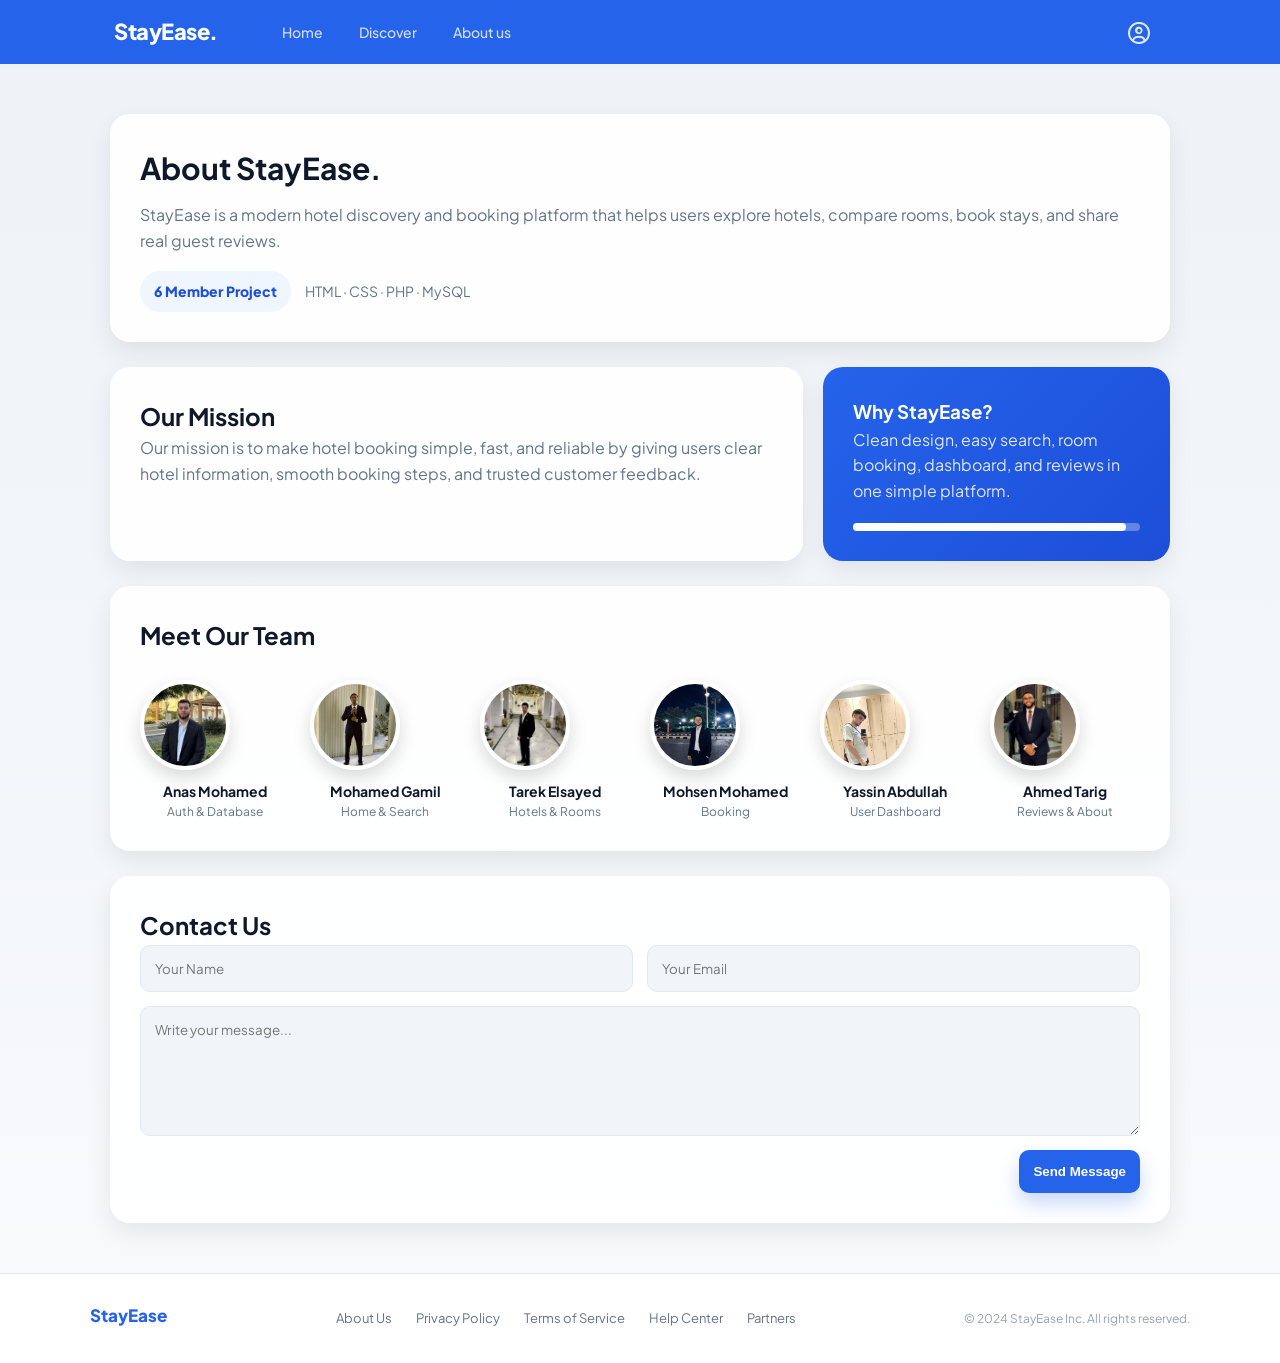
<file: about.html>
<!DOCTYPE html>
<html lang="en">

<head>
    <meta charset="UTF-8">
    <title>About StayEase</title>
    <!-- Font Awesome Icons -->
    <link rel="stylesheet" href="https://cdnjs.cloudflare.com/ajax/libs/font-awesome/6.5.0/css/all.min.css">
    
    <link rel="stylesheet" href="css/main.css">
    <link rel="stylesheet" href="css/about.css">
    <link href="https://fonts.googleapis.com/css2?family=Plus+Jakarta+Sans:wght@400;500;600;700;800&display=swap"
        rel="stylesheet">
</head>

<body>

    <nav class="navbar">
    <div class="container nav-inner">
      <a href="index.php" class="logo">StayEase<span>.</span></a>
      <div class="nav-links">
        <a href="index.php">Home</a>
        <a href="search-results.php">Discover</a>

        <a href="about.html" class="active">About us</a>
      </div>
      <div class="nav-auth">
        <a href="dashboard.php" class="profile-icon"><i class="fa-regular fa-circle-user"></i><span class="nav-user" id="navUser"></span></a>
      </div>
    </div>
  </nav>

    <main class="page">

        <div id="successMessage" class="success-message">
            Message sent successfully! We will contact you soon.
        </div>

        <section class="hotel-card">
            <div>
                <h1>About StayEase.</h1>
                <p>
                    StayEase is a modern hotel discovery and booking platform that helps users explore hotels,
                    compare rooms, book stays, and share real guest reviews.
                </p>

                <div class="rating-row">
                    <span class="rating-badge">6 Member Project</span>
                    <span>HTML · CSS · PHP · MySQL</span>
                </div>
            </div>

        </section>

        <section class="content-grid">
            <div class="main-review">
                <h2>Our Mission</h2>
                <p>
                    Our mission is to make hotel booking simple, fast, and reliable by giving users clear
                    hotel information, smooth booking steps, and trusted customer feedback.
                </p>
            </div>

            <aside class="recommend-card">
                <h3>Why StayEase?</h3>
                <p>
                    Clean design, easy search, room booking, dashboard, and reviews in one simple platform.
                </p>
                <div class="progress">
                    <div></div>
                </div>
            </aside>
        </section>

        <section class="form-card">
            <h2>Meet Our Team</h2>

            <div class="team-grid">

                <div class="team-card">
                    <img src="assets/images/member1.jpg">
                    <h3>Anas Mohamed</h3>
                    <p>Auth & Database</p>
                </div>

                <div class="team-card">
                    <img src="assets/images/member2.jpg">
                    <h3>Mohamed Gamil</h3>
                    <p>Home & Search</p>
                </div>

                <div class="team-card">
                    <img src="assets/images/member3.jpg">
                    <h3>Tarek Elsayed</h3>
                    <p>Hotels & Rooms</p>
                </div>

                <div class="team-card">
                    <img src="assets/images/member4.jpg">
                    <h3>Mohsen Mohamed</h3>
                    <p>Booking</p>
                </div>

                <div class="team-card">
                    <img src="assets/images/member5.jpg">
                    <h3>Yassin Abdullah</h3>
                    <p>User Dashboard</p>
                </div>

                <div class="team-card">
                    <img src="assets/images/member6.jpg">
                    <h3>Ahmed Tarig</h3>
                    <p>Reviews & About</p>
                </div>

            </div>
        </section>

        <section class="form-card">
            <h2>Contact Us</h2>

            <form action="php/about.php" method="POST">

                <div class="form-row">
                    <input type="text" name="name" placeholder="Your Name" required>
                    <input type="email" name="email" placeholder="Your Email" required>
                </div>

                <textarea name="message" placeholder="Write your message..." required></textarea>

                <button type="submit">Send Message</button>

            </form>
        </section>

    </main>

    <!-- FOOTER -->
    <footer class="footer">
        <div class="footer-inner">
        <div class="footer-logo">StayEase</div>
        <div class="footer-links">
            <a href="about.html">About Us</a>
            <a href="#">Privacy Policy</a>
            <a href="#">Terms of Service</a>
            <a href="#">Help Center</a>
            <a href="#">Partners</a>
        </div>
        <p class="footer-copy">© 2024 StayEase Inc. All rights reserved.</p>
        </div>
    </footer>

    <script>
        const params = new URLSearchParams(window.location.search);

        if (params.get("success") === "1") {
            document.getElementById("successMessage").style.display = "block";
        }
    </script>

<script>
  fetch("php/auth.php?action=session").then(r=>r.json()).then(d=>{if(d.user_name)document.getElementById("navUser").textContent=d.user_name;});
</script>
</body>

</html>
</file>
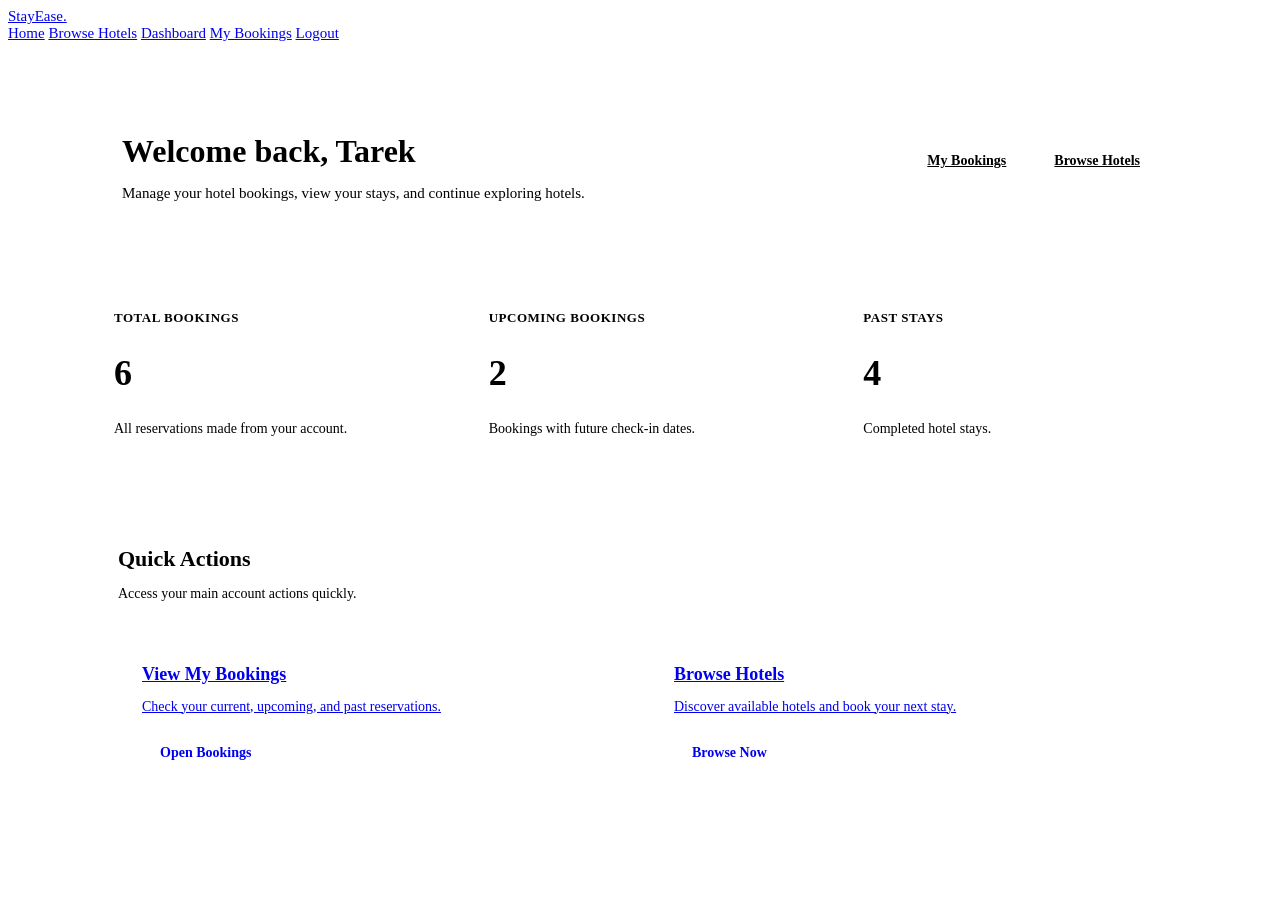
<file: dashboard.html>
<!DOCTYPE html>
<head lang="en">

  </head>
  <meta charset="UTF-8">
  <meta name="viewport" content="width=device-width, initial-scale=1.0">

  <title>Dashboard | StayEase.</title>

  <link href="https://fonts.googleapis.com/css2?family=Plus+Jakarta+Sans:wght@400;500;600;700;800&display=swap" rel="stylesheet">

  <link rel="stylesheet" href="css/dashboard.css">
</head>

<body>

  <!-- Navbar -->
  <nav class="navbar">
    <div class="navbar-inner">
      <a href="index.php" class="logo">StayEase.</a>

      <div class="nav-links">
        <a href="index.php">Home</a>
        <a href="search-results.php">Browse Hotels</a>
        <a href="dashboard.html" class="active">Dashboard</a>
        <a href="my-bookings.html">My Bookings</a>
        <a href="php/auth.php?action=logout">Logout</a>
      </div>
    </div>
  </nav>

  <!-- Main Page -->
  <main class="dashboard-page">

    <!-- Welcome Header -->
    <section class="dashboard-header">
      <div class="dashboard-title">
        <h1>Welcome back, <span>Tarek</span></h1>
        <p>Manage your hotel bookings, view your stays, and continue exploring hotels.</p>
      </div>

      <div class="dashboard-actions">
        <a href="my-bookings.html" class="btn btn-primary">My Bookings</a>
        <a href="search-results.php" class="btn btn-secondary">Browse Hotels</a>
      </div>
    </section>

    <!-- Stats Cards -->
    <section class="stats-grid">

      <div class="stat-card">
        <p class="stat-label">Total Bookings</p>
        <h2 class="stat-number">6</h2>
        <p class="stat-note">All reservations made from your account.</p>
      </div>

      <div class="stat-card">
        <p class="stat-label">Upcoming Bookings</p>
        <h2 class="stat-number">2</h2>
        <p class="stat-note">Bookings with future check-in dates.</p>
      </div>

      <div class="stat-card">
        <p class="stat-label">Past Stays</p>
        <h2 class="stat-number">4</h2>
        <p class="stat-note">Completed hotel stays.</p>
      </div>

    </section>

    <!-- Quick Links -->
    <section class="quick-links">
      <h2 class="section-title">Quick Actions</h2>
      <p class="section-subtitle">Access your main account actions quickly.</p>

      <div class="quick-links-grid">

        <a href="my-bookings.html" class="quick-link-card">
          <h3>View My Bookings</h3>
          <p>Check your current, upcoming, and past reservations.</p>
          <span class="btn btn-primary">Open Bookings</span>
        </a>

        <a href="search-results.php" class="quick-link-card">
          <h3>Browse Hotels</h3>
          <p>Discover available hotels and book your next stay.</p>
          <span class="btn btn-secondary">Browse Now</span>
        </a>

      </div>
    </section>

  </main>

</body>
</html>
</file>
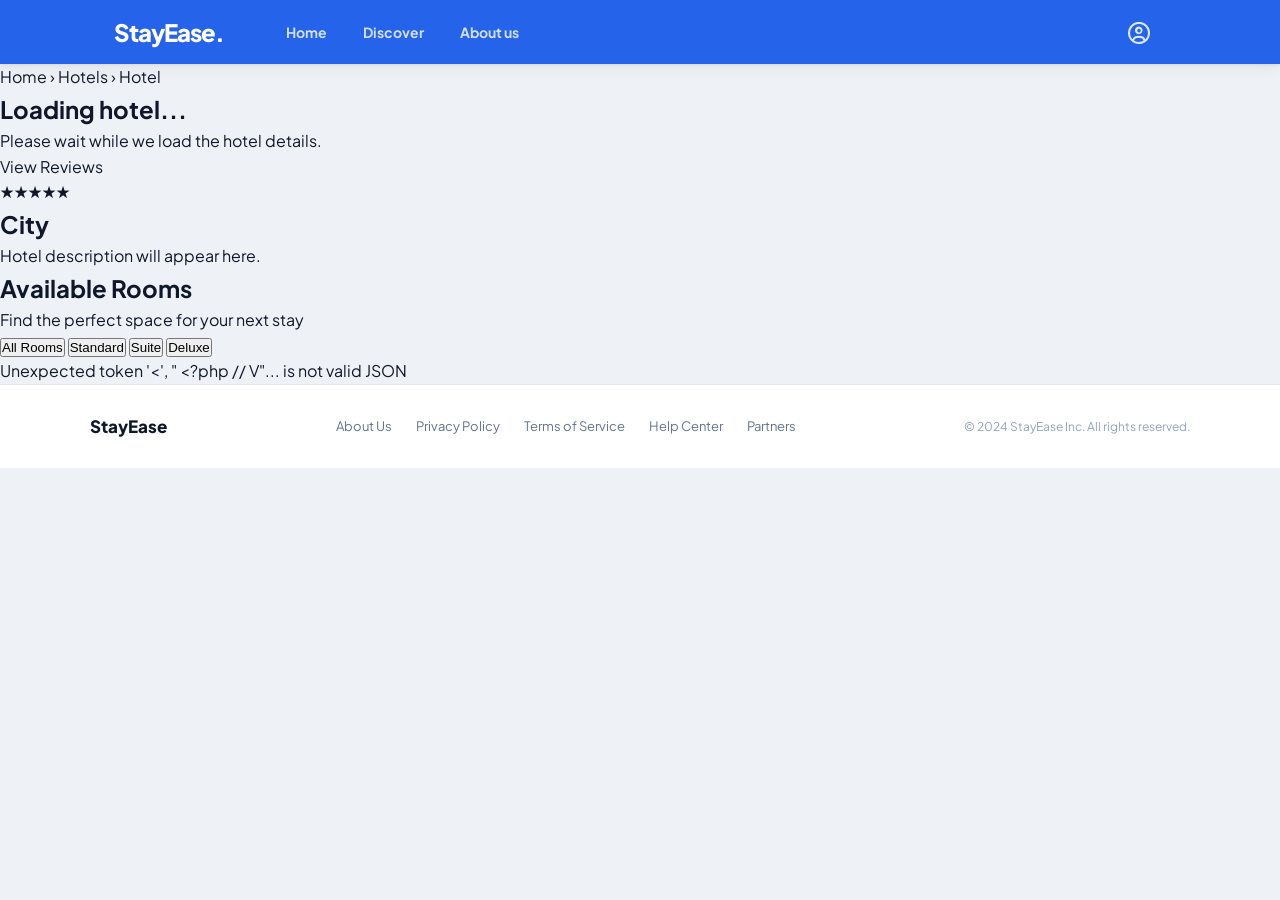
<file: hotel-detail.html>
<!DOCTYPE html>
<html lang="en">
<head>
  <meta charset="UTF-8" />
  <meta name="viewport" content="width=device-width, initial-scale=1.0" />
  <title>StayEase. | Hotel Rooms</title>
  <link href="https://fonts.googleapis.com/css2?family=Plus+Jakarta+Sans:wght@400;500;600;700;800&display=swap" rel="stylesheet"/>
  <link rel="stylesheet" href="https://cdnjs.cloudflare.com/ajax/libs/font-awesome/6.5.0/css/all.min.css">
  <link rel="stylesheet" href="css/main.css" />
  <link rel="stylesheet" href="css/hotels.css" />
</head>
<body>
  <nav class="navbar">
    <div class="container nav-inner">
      <a href="index.php" class="logo">StayEase<span>.</span></a>
      <div class="nav-links">
        <a href="index.php">Home</a>
        <a href="search-results.php">Discover</a>
        <a href="about.html">About us</a>
      </div>
      <div class="nav-auth">
        <a href="dashboard.php" class="profile-icon"><i class="fa-regular fa-circle-user"></i><span class="nav-user" id="navUser"></span></a>
      </div>
    </div>
  </nav>

  <main class="page">
    <section class="hotel-intro">
      <div>
        <p class="breadcrumb">Home › Hotels › <span id="hotelNameSmall">Hotel</span></p>
        <h2 id="hotelName">Loading hotel...</h2>
        <p id="hotelInfo">Please wait while we load the hotel details.</p>
      </div>
      <a class="soft-btn" id="reviewsLink" href="reviews_page.php">View Reviews</a>
    </section>

    <section class="hotel-cover" id="hotelCover">
      <div class="cover-text">
        <span id="hotelStars">★★★★★</span>
        <h2 id="hotelCity">City</h2>
        <p id="hotelDesc">Hotel description will appear here.</p>
      </div>
    </section>

    <section class="rooms-head">
      <div>
        <h2>Available Rooms</h2>
        <p>Find the perfect space for your next stay</p>
      </div>
      <div class="filters">
        <button class="filter active" data-type="all">All Rooms</button>
        <button class="filter" data-type="Standard">Standard</button>
        <button class="filter" data-type="Suite">Suite</button>
        <button class="filter" data-type="Deluxe">Deluxe</button>
      </div>
    </section>

    <section class="rooms-grid" id="roomsGrid">
      <p class="loading">Loading rooms...</p>
    </section>
  </main>

  <footer class="footer">
    <div class="footer-inner">
      <div class="footer-logo">StayEase</div>
      <div class="footer-links">
        <a href="about.html">About Us</a>
        <a href="#">Privacy Policy</a>
        <a href="#">Terms of Service</a>
        <a href="#">Help Center</a>
        <a href="#">Partners</a>
      </div>
      <p class="footer-copy">© 2024 StayEase Inc. All rights reserved.</p>
    </div>
  </footer>

  <script src="js/hotel-detail.js"></script>
</body>
</html>
</file>
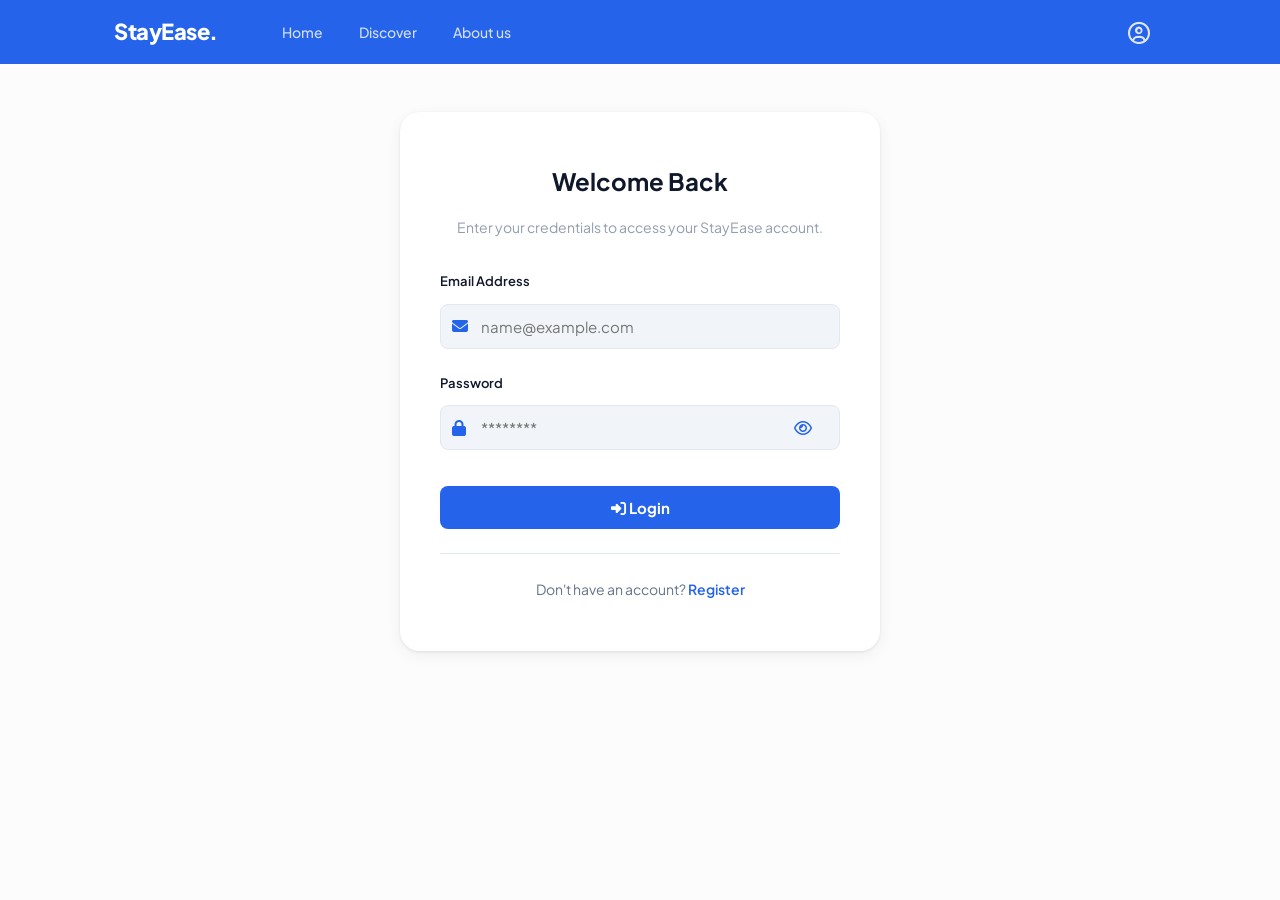
<file: login.html>
<!DOCTYPE html>
<html lang="en">

<head>
    <meta charset="UTF-8">
    <title>Login Page | StayEase</title>

    <!-- Font Awesome Icons -->
    <link rel="stylesheet" href="https://cdnjs.cloudflare.com/ajax/libs/font-awesome/6.5.0/css/all.min.css">
    <!-- Jakarta fonts-->
    <link href="https://fonts.googleapis.com/css2?family=Plus+Jakarta+Sans:wght@400;500;600;700;800&display=swap"
        rel="stylesheet" />
    <!-- Custom CSS -->
    <link rel="stylesheet" href="css/main.css">
    <link rel="stylesheet" href="css/auth.css">
</head>

<body>
    <nav class="navbar">
        <div class="container nav-inner">
            <a href="index.php" class="logo">StayEase<span>.</span></a>
            <div class="nav-links">
                <a href="index.php" class="active">Home</a>
                <a href="search-results.php">Discover</a>
                <a href="about.html">About us</a>
            </div>
            <div class="nav-auth">
                <a href="dashboard.php" class="profile-icon"><i class="fa-regular fa-circle-user"></i><span class="nav-user" id="navUser"></span></a>
            </div>
        </div>
    </nav>

    <div class="page-content">
        <div class="form-container">
            <h2>Welcome Back</h2>
            <p class="form-subtitle">Enter your credentials to access your StayEase account.</p>
            <form action="php/auth.php" method="post">

                <label>Email Address</label>
                <div class="input-group">
                    <i class="fa-solid fa-envelope"></i>
                    <input type="email" name="email" placeholder="name@example.com" required>
                </div>

                <p class="field-error" id="email-error"></p>

                <label>Password</label>
                <div class="input-group">
                    <i class="fa-solid fa-lock"></i>
                    <input type="password" id="password" name="password" placeholder="********" required>
                    <button type="button" class="toggle-password" data-target="password">
                        <i class="fa-regular fa-eye"></i>
                    </button>
                </div>

                <p class="field-error" id="password-error"></p>

                <div id="msg"></div>

                <button type="submit">
                    <i class="fa-solid fa-right-to-bracket"></i>
                    Login
                </button>

                <input type="hidden" name="action" value="login">

            </form>

            <div class="divider"></div>

            <div class="link">
                Don't have an account?
                <a href="register.html">Register</a>
            </div>
        </div>
    </div>
    
    <script src="js/login.js"></script>

</body>

</html>
</file>
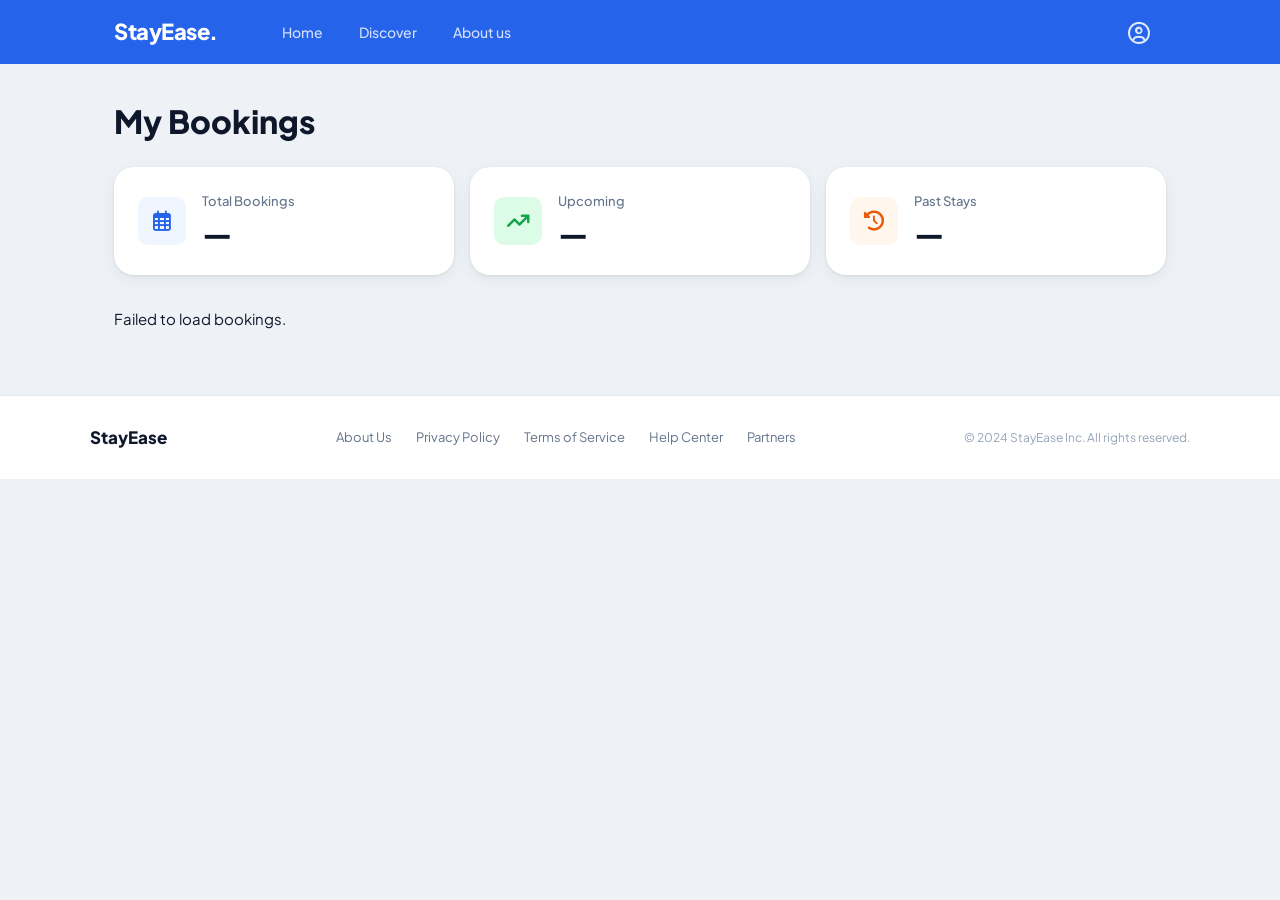
<file: my-bookings.html>
<!DOCTYPE html>
<html lang="en">
<head>
    <meta charset="UTF-8">
    <title>My Bookings | StayEase</title>
    <meta name="viewport" content="width=device-width, initial-scale=1.0">
    <link href="https://fonts.googleapis.com/css2?family=Plus+Jakarta+Sans:wght@400;500;600;700;800&display=swap" rel="stylesheet">
    <link rel="stylesheet" href="https://cdnjs.cloudflare.com/ajax/libs/font-awesome/6.5.0/css/all.min.css">
    <link rel="stylesheet" href="css/main.css">
    <link rel="stylesheet" href="css/dashboard.css">
</head>
<body>

    <nav class="navbar">
        <div class="container nav-inner">
            <a href="index.php" class="logo">StayEase<span>.</span></a>
            <div class="nav-links">
                <a href="index.php">Home</a>
                <a href="search-results.php">Discover</a>
                <a href="about.html">About us</a>
            </div>
            <div class="nav-auth">
                <a href="dashboard.php" class="profile-icon"><i class="fa-regular fa-circle-user"></i><span class="nav-user" id="navUser"></span></a>
            </div>
        </div>
    </nav>

    <main class="dashboard-page">

        <section class="bookings-header">
            <h1>My Bookings</h1>
            <div class="bookings-stats" id="bookingsStats">
                <div class="bstat-card">
                    <div class="bstat-icon blue"><i class="fa-regular fa-calendar-days"></i></div>
                    <div>
                        <p class="bstat-label">Total Bookings</p>
                        <strong id="statTotal">—</strong>
                    </div>
                </div>
                <div class="bstat-card">
                    <div class="bstat-icon green"><i class="fa-solid fa-arrow-trend-up"></i></div>
                    <div>
                        <p class="bstat-label">Upcoming</p>
                        <strong id="statUpcoming">—</strong>
                    </div>
                </div>
                <div class="bstat-card">
                    <div class="bstat-icon orange"><i class="fa-solid fa-clock-rotate-left"></i></div>
                    <div>
                        <p class="bstat-label">Past Stays</p>
                        <strong id="statPast">—</strong>
                    </div>
                </div>
            </div>
        </section>

        <div id="messageBox"></div>
        <div id="bookingsList"></div>

    </main>

    <footer class="footer">
        <div class="footer-inner">
            <div class="footer-logo">StayEase</div>
            <div class="footer-links">
                <a href="about.html">About Us</a>
                <a href="#">Privacy Policy</a>
                <a href="#">Terms of Service</a>
                <a href="#">Help Center</a>
                <a href="#">Partners</a>
            </div>
            <p class="footer-copy">© 2024 StayEase Inc. All rights reserved.</p>
        </div>
    </footer>

    <script src="js/my-bookings.js"></script>
</body>
</html>
</file>
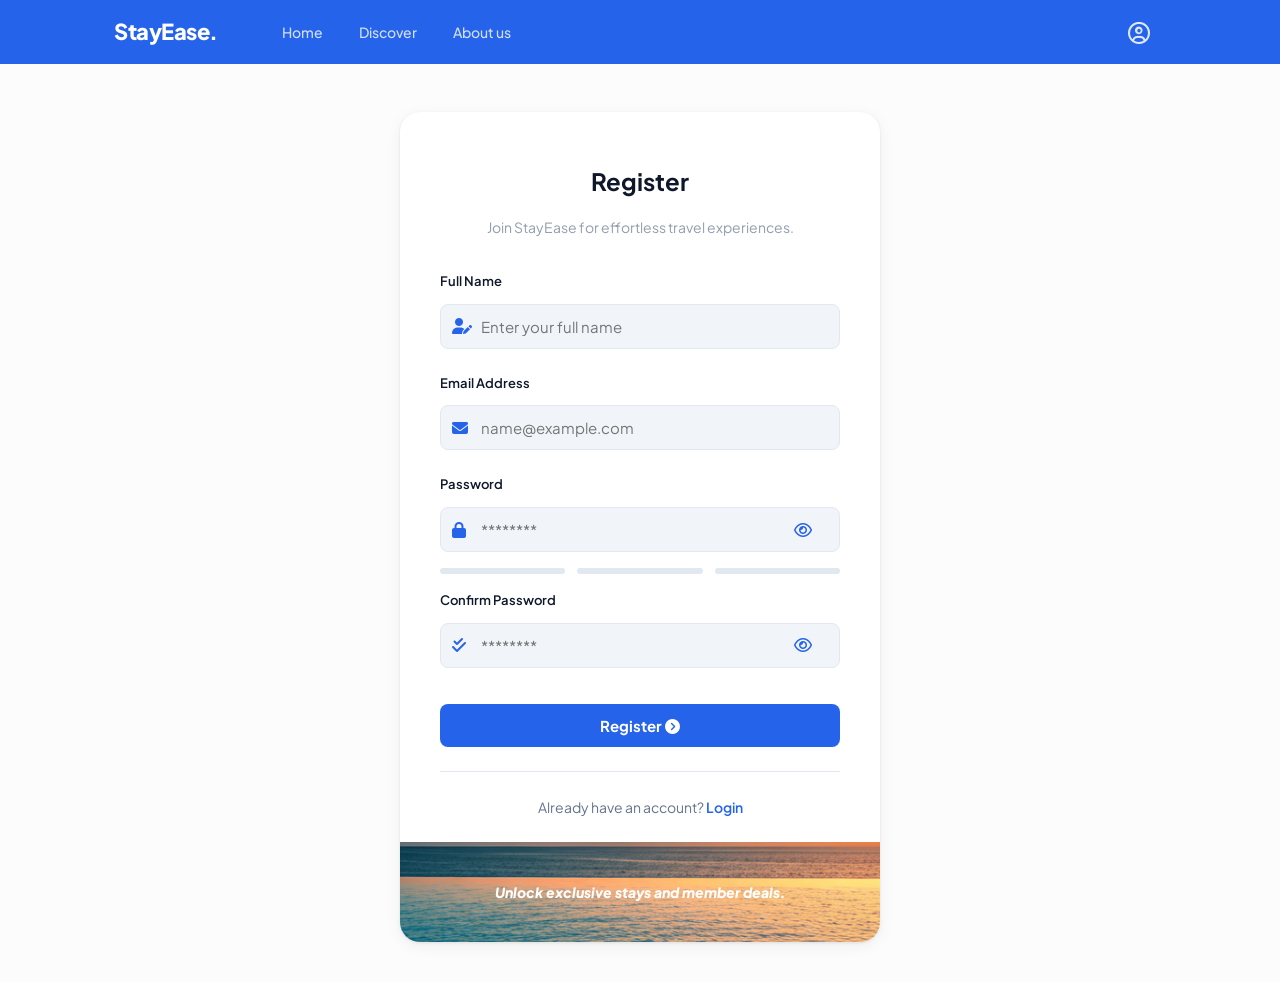
<file: register.html>
<!DOCTYPE html>
<html lang="en">

<head>
    <meta charset="UTF-8">
    <title>Register Page | StayEase</title>

    <!-- Font Awesome Icons -->
    <link rel="stylesheet" href="https://cdnjs.cloudflare.com/ajax/libs/font-awesome/6.5.0/css/all.min.css">
    <!-- Jakarta fonts-->
    <link href="https://fonts.googleapis.com/css2?family=Plus+Jakarta+Sans:wght@400;500;600;700;800&display=swap"
        rel="stylesheet" />
    <!-- Custom CSS -->
    <link rel="stylesheet" href="css/main.css">
    <link rel="stylesheet" href="css/auth.css">
</head>

<body>
    <nav class="navbar">
        <div class="container nav-inner">
            <a href="index.php" class="logo">StayEase<span>.</span></a>
            <div class="nav-links">
                <a href="index.php" class="active">Home</a>
                <a href="search-results.php">Discover</a>
                <a href="about.html">About us</a>
            </div>
            <div class="nav-auth">
                <a href="dashboard.php" class="profile-icon"><i class="fa-regular fa-circle-user"></i><span class="nav-user" id="navUser"></span></a>
            </div>
        </div>
    </nav>

    <div class="page-content">
        <div class="form-container">
            <h2>Register</h2>
            <p class="form-subtitle">Join StayEase for effortless travel experiences.</p>
            <form action="php/auth.php" method="post">
                <label>Full Name</label>
                <div class="input-group">
                    <i class="fa-solid fa-user-pen"></i>
                    <input type="text" name="name" placeholder="Enter your full name" required>
                </div>

                <p class="field-error" id="name-error"></p>

                <label>Email Address</label>
                <div class="input-group">
                    <i class="fa-solid fa-envelope"></i>
                    <input type="email" name="email" placeholder="name@example.com" required>
                </div>

                <p class="field-error" id="email-error"></p>

                <label>Password</label>
                <div class="input-group">
                    <i class="fa-solid fa-lock"></i>
                    <input type="password" id="password" name="password" placeholder="********" required>
                    <button type="button" class="toggle-password" data-target="password">
                        <i class="fa-regular fa-eye"></i>
                    </button>
                </div>

                <div class="strength-bar">
                    <div class="strength-segment" id="seg1"></div>
                    <div class="strength-segment" id="seg2"></div>
                    <div class="strength-segment" id="seg3"></div>
                </div>
                <p id="strength-label"></p>

                <label>Confirm Password</label>
                <div class="input-group">
                    <i class="fa-solid fa-check-double"></i>
                    <input type="password" id="confirm-password" name="confirm_password" placeholder="********"
                        required>
                    <button type="button" class="toggle-password" data-target="confirm-password">
                        <i class="fa-regular fa-eye"></i>
                    </button>
                </div>

                <p class="field-error" id="confirm-error"></p>

                <div id="msg"></div>

                <button type="submit">
                    Register
                    <span><i class="fa-solid fa-circle-chevron-right"></i></span>
                </button>

                <input type="hidden" name="action" value="register">

            </form>

            <div class="divider"></div>

            <div class="link">
                Already have an account?
                <a href="login.html">Login</a>
            </div>

            <div class="form-banner">
                <span>Unlock exclusive stays and member deals.</span>
            </div>
        </div>
    </div>
    
    <script src="js/register.js"></script>

</body>

</html>
</file>
<file: css/main.css>
/* 2.4 CSS Variables — Mandatory for the whole team [cite: 20, 21] */
:root {
  --primary:      #2563EB;
  --primary-dark: #1D4ED8;
  --primary-light:#EFF6FF;
  --bg:           #EEF2F7;
  --white:        #FFFFFF;
  --gray-input:   #F1F5F9;
  --gray-border:  #E2E8F0;
  --text:         #0F172A;
  --muted:        #64748B;
  --success:      #16A34A;
  --danger:       #DC2626;
  --radius-sm:    8px;
  --radius-md:    10px; /* Plan specifies 10px for buttons/inputs [cite: 19] */
  --radius-lg:    20px; /* Plan specifies 20px for cards [cite: 19] */
  --shadow: 0 1px 3px rgba(0,0,0,.08), 0 4px 16px rgba(0,0,0,.06);
}

* { box-sizing: border-box; margin: 0; padding: 0; }

body {
  font-family: 'Plus Jakarta Sans', sans-serif; /* Mandatory font [cite: 16] */
  background: var(--bg);
  color: var(--text);
  line-height: 1.6;
}

a { text-decoration: none; color: inherit; }
img { display: block; max-width: 100%; }
 
/* ── 2. Layout Container ── */
/* Every section wraps its content in .container to enforce the 1100px max-width */
.container {
  max-width: 1100px;
  margin: 0 auto;
  padding: 0 24px;
}
 
/* ── 3. Navbar ── */
.navbar {
  background: var(--primary);   /* solid blue bar matching the about page */
  position: sticky;
  top: 0;
  z-index: 100;
}
 
.nav-inner {
  display: flex;
  align-items: center;
  height: 64px;
  gap: 48px;
}
 
/* Logo */
.logo {
  font-size: 22px;
  font-weight: 800;
  color: var(--white);
  letter-spacing: -0.5px;
  flex-shrink: 0;
}
 
.logo span { color: var(--white); }
 
/* Center nav links */
.nav-links {
  display: flex;
  align-items: center;
  gap: 4px;
  flex: 1;
}
 
.nav-links a {
  font-size: 14px;
  font-weight: 500;
  color: rgba(255,255,255,0.8);
  padding: 8px 16px;
  border-radius: var(--radius-sm);
  transition: all 0.2s ease;
}
 
.nav-links a:hover {
  color: var(--white);
  background: rgba(255,255,255,0.12);
}
 
/* Right side auth buttons */
.nav-auth {
  display: flex;
  align-items: center;
  gap: 8px;
  margin-left: auto;
}
 
.nav-auth a {
  font-size: 14px;
  font-weight: 500;
  color: rgba(255,255,255,0.85);
  padding: 8px 16px;
  border-radius: var(--radius-sm);
  transition: all 0.2s ease;
}
 
.nav-auth a:hover { color: var(--white); }

.nav-auth a.profile-icon {
  font-size: 22px;
  line-height: 1;
}
 
.btn-login {
  border: 1.5px solid rgba(255,255,255,0.6) !important;
  border-radius: 100px !important;
  font-weight: 600 !important;
}
 
.btn-login:hover {
  background: var(--white) !important;
  color: var(--primary) !important;
  border-color: var(--white) !important;
}
 
/* ── 4. Hero Section ── */
.hero {
  /* background-image set inline in HTML so teams can swap the image easily */
  background: var(--primary) no-repeat center center / cover;
  min-height: 480px;
  display: flex;
  flex-direction: column;
  justify-content: center;
  align-items: center;
  text-align: center;
  position: relative;
  padding: 64px 24px 80px;
}
 
/* Dark overlay so white text is always readable over any background image */
.hero::before {
  content: '';
  position: absolute;
  inset: 0;
  background: rgba(0, 0, 0, 0.38);
}
 
/* All direct children of hero need z-index to sit above the overlay */
.hero > * { position: relative; z-index: 1; }
 
.hero h1 {
  font-size: 52px;
  font-weight: 800;
  color: var(--white);
  letter-spacing: -1.5px;
  line-height: 1.1;
  margin-bottom: 16px;
}
 
.hero p {
  font-size: 17px;
  color: rgba(255,255,255,0.85);
  margin-bottom: 40px;
}
 
/* ── 5. Search Bar ── */
/* The search bar sits inside the hero and sends a GET request to php/search.php */
.search-box {
  background: var(--white);
  border-radius: 100px;         /* full pill shape */
  padding: 8px;
  display: flex;
  align-items: center;
  width: 100%;
  max-width: 800px;
  box-shadow: 0 8px 32px rgba(0,0,0,0.2);
  gap: 0;
}
 
/* Each input group (icon + label + input) */
.search-field {
  display: flex;
  align-items: center;
  gap: 10px;
  padding: 8px 20px;
  flex: 1;
  border-right: 1px solid var(--gray-border);
  min-width: 0;                 /* prevents flex overflow */
}
 
.search-field:last-of-type { border-right: none; }
 
.search-field i {
  font-size: 16px;
  color: var(--primary);
  flex-shrink: 0;
}
 
.search-field-text {
  display: flex;
  flex-direction: column;  /* label stacks ABOVE input */
  gap: 2px;
  min-width: 0;
}
 
.search-field-text label {
  font-size: 10px;
  font-weight: 700;
  color: var(--muted);
  text-transform: uppercase;
  letter-spacing: 0.07em;
  white-space: nowrap;
}
 
.search-field-text input {
  border: none;
  outline: none;
  font-family: inherit;
  font-size: 14px;
  font-weight: 500;
  color: var(--text);
  background: transparent;
  padding: 0;
  width: 100%;
  text-align: center;
}
 
.search-field-text input::placeholder {
  color: #94A3B8;
  font-weight: 400;
}

/* Search submit button — pill shape inside the pill bar */
.search-btn {
  background: var(--primary);
  color: var(--white);
  border: none;
  border-radius: 100px;
  padding: 14px 28px;
  font-family: inherit;
  font-size: 14px;
  font-weight: 700;
  cursor: pointer;
  display: flex;
  align-items: center;
  gap: 8px;
  white-space: nowrap;
  transition: all 0.2s ease;
  flex-shrink: 0;
}
 
.search-btn:hover { background: var(--primary-dark); }
 
/* ── 6. Section Base ── */
.section {
  padding: 72px 24px;
}
 
.section-header {
  display: flex;
  align-items: flex-start;
  justify-content: space-between;
  margin-bottom: 8px;
}
 
.section-header h2 {
  font-size: 28px;
  font-weight: 800;
  letter-spacing: -0.5px;
}
 
.section-header a {
  font-size: 14px;
  font-weight: 600;
  color: var(--primary);
  margin-top: 6px;
  transition: all 0.2s ease;
}
 
.section-header a:hover { opacity: 0.75; }
 
.section-sub {
  font-size: 14px;
  color: var(--muted);
  margin-bottom: 32px;
}
 
/* ── 7. Hotel / Destination Cards ── */
.hotels-grid {
  display: grid;
  grid-template-columns: repeat(auto-fill, minmax(240px, 1fr));
  gap: 24px;
}
 
.hotel-card {
  background: var(--white);
  border-radius: var(--radius-lg);   /* 20px — rule from design system */
  overflow: hidden;
  box-shadow: var(--shadow);
  transition: all 0.2s ease;
  display: flex;
  flex-direction: column;
}
 
.hotel-card:hover {
  transform: translateY(-5px);
  box-shadow: 0 8px 28px rgba(0,0,0,.12);
}
 
.hotel-card-img {
  position: relative;
  height: 200px;
  overflow: hidden;
}
 
.hotel-card-img img {
  width: 100%;
  height: 100%;
  object-fit: cover;
  transition: all 0.2s ease;
}
 
.hotel-card:hover .hotel-card-img img { transform: scale(1.05); }
 
/* Badge overlaid on the image (e.g. "Bestseller", "Trending") */
.card-badge {
  position: absolute;
  top: 12px;
  left: 12px;
  background: rgba(255,255,255,0.95);
  color: var(--text);
  font-size: 10px;
  font-weight: 700;
  text-transform: uppercase;
  letter-spacing: 0.06em;
  padding: 4px 10px;
  border-radius: 100px;           /* pill badge */
}
 
.hotel-card-body {
  padding: 16px 20px;
  flex: 1;
}
 
.hotel-card-body h3 {
  font-size: 16px;
  font-weight: 700;
  margin-bottom: 4px;
}
 
.hotel-card-body .city {
  font-size: 13px;
  color: var(--muted);
  margin-bottom: 8px;
}
 
/* Star rating row */
.hotel-stars {
  font-size: 13px;
  color: #F59E0B;
  letter-spacing: 1px;
  margin-bottom: 4px;
}
 
.hotel-card-footer {
  display: flex;
  align-items: center;
  justify-content: space-between;
  padding: 14px 20px;
  border-top: 1px solid var(--gray-border);
}
 
.hotel-price small { font-size: 12px; color: var(--muted); display: block; }
.hotel-price strong { font-size: 17px; font-weight: 700; }
 
/* "View Hotel" link button on card */
.btn-card {
  font-size: 13px;
  font-weight: 600;
  color: var(--primary);
  padding: 8px 16px;
  border: 1.5px solid var(--primary);
  border-radius: var(--radius-sm);
  transition: all 0.2s ease;
}
 
.btn-card:hover {
  background: var(--primary);
  color: var(--white);
}
 
/* ── 8. Why Choose Section ── */
.why-section {
  background: #F8FAFC;
  padding: 80px 24px;
  text-align: center;
}
 
.why-section h2 {
  font-size: 30px;
  font-weight: 800;
  letter-spacing: -0.5px;
  margin-bottom: 8px;
}
 
.why-section .why-sub {
  font-size: 15px;
  color: var(--muted);
  margin-bottom: 48px;
}
 
.features-grid {
  display: grid;
  grid-template-columns: repeat(3, 1fr);
  gap: 24px;
}
 
.feature-card {
  background: var(--white);
  border-radius: var(--radius-lg);
  padding: 40px 28px;
  border: 1px solid var(--gray-border);
  transition: all 0.2s ease;
}
 
.feature-card:hover { box-shadow: var(--shadow); }
 
.feature-icon {
  width: 56px;
  height: 56px;
  background: var(--primary-light);
  border-radius: 50%;
  display: flex;
  align-items: center;
  justify-content: center;
  margin: 0 auto 20px;
  font-size: 22px;
  color: var(--primary);
}
 
.feature-card h3 { font-size: 17px; font-weight: 700; margin-bottom: 12px; }
.feature-card p  { font-size: 14px; color: var(--muted); line-height: 1.7; }
 
/* ── 9. CTA Banner ── */
.cta-section { padding: 40px 24px; }
 
.cta-banner {
  background: var(--primary);
  border-radius: var(--radius-lg);
  padding: 56px 64px;
  display: flex;
  align-items: center;
  justify-content: space-between;
  gap: 40px;
  flex-wrap: wrap;
}
 
.cta-text h2 {
  font-size: 34px;
  font-weight: 800;
  color: var(--white);
  letter-spacing: -1px;
  line-height: 1.15;
  max-width: 380px;
  margin-bottom: 12px;
}
 
.cta-text p {
  font-size: 14px;
  color: rgba(255,255,255,0.75);
  max-width: 340px;
  line-height: 1.7;
}
 
.cta-form { display: flex; gap: 10px; flex-wrap: wrap; }
 
.cta-form input {
  padding: 14px 20px;
  border-radius: var(--radius-sm);
  border: none;
  font-family: inherit;
  font-size: 14px;
  width: 260px;
  outline: none;
  color: var(--text);
}
 
.cta-form input::placeholder { color: #94A3B8; }
 
.cta-form button {
  background: var(--white);
  color: var(--primary);
  padding: 14px 24px;
  border: none;
  border-radius: var(--radius-sm);
  font-family: inherit;
  font-size: 14px;
  font-weight: 700;
  cursor: pointer;
  transition: all 0.2s ease;
}
 
.cta-form button:hover { background: var(--primary-light); }
 
/* ── 10. Footer ── */
.footer {
  background: var(--white);
  border-top: 1px solid var(--gray-border);
  padding: 28px 24px;
}
 
.footer-inner {
  max-width: 1100px;
  margin: 0 auto;
  display: flex;
  align-items: center;
  justify-content: space-between;
  flex-wrap: wrap;
  gap: 16px;
}
 
.footer-logo { font-size: 17px; font-weight: 800; color: var(--text); }
 
.footer-links { display: flex; gap: 24px; flex-wrap: wrap; }
.footer-links a { font-size: 13px; color: var(--muted); transition: all 0.2s ease; }
.footer-links a:hover { color: var(--text); }
 
.footer-copy { font-size: 12px; color: #94A3B8; }
 
/* ── 11. Search Results Page ── */
.results-page { padding: 40px 24px; }
 
.results-header {
  margin-bottom: 32px;
  display: flex;
  align-items: flex-start;
  justify-content: space-between;
  flex-wrap: wrap;
  gap: 16px;
}
 
.results-header h1 { font-size: 26px; font-weight: 800; letter-spacing: -0.5px; }
.results-header p  { font-size: 14px; color: var(--muted); margin-top: 4px; }
 
/* Sort dropdown */
.sort-bar {
  display: flex;
  align-items: center;
  gap: 10px;
  font-size: 14px;
  color: var(--muted);
}
 
.sort-bar select {
  padding: 10px 16px;
  border: 1.5px solid var(--gray-border);
  border-radius: var(--radius-sm);
  font-family: inherit;
  font-size: 14px;
  background: var(--white);
  color: var(--text);
  outline: none;
  cursor: pointer;
  transition: all 0.2s ease;
  appearance: none;
  -webkit-appearance: none;
  background-image: url("data:image/svg+xml,%3Csvg xmlns='http://www.w3.org/2000/svg' width='12' height='12' viewBox='0 0 24 24'%3E%3Cpath fill='%2364748B' d='M7 10l5 5 5-5z'/%3E%3C/svg%3E");
  background-repeat: no-repeat;
  background-position: right 12px center;
  padding-right: 36px;
}
 
.sort-bar select:focus { border-color: var(--primary); }
 
/* Two-column layout: filters sidebar + results */
.results-layout {
  display: grid;
  grid-template-columns: 260px 1fr;
  gap: 32px;
  align-items: start;
}
 
/* ── Filters Sidebar ── */
.filters-panel {
  background: var(--white);
  border-radius: var(--radius-lg);
  padding: 24px;
  box-shadow: var(--shadow);
  position: sticky;
  top: 88px;               /* sticks below the navbar */
}
 
.filters-panel h3 {
  font-size: 15px;
  font-weight: 700;
  margin-bottom: 4px;
}
 
.filters-top {
  display: flex;
  justify-content: space-between;
  align-items: center;
  margin-bottom: 24px;
}
 
.clear-btn {
  font-size: 13px;
  font-weight: 600;
  color: var(--primary);
  cursor: pointer;
  transition: all 0.2s ease;
}
 
.filter-group { margin-bottom: 24px; }
 
.filter-group label.group-label {
  font-size: 12px;
  font-weight: 700;
  color: var(--text);
  text-transform: uppercase;
  letter-spacing: 0.06em;
  display: block;
  margin-bottom: 14px;
}
 
/* Price range slider */
.price-range input[type="range"] {
  width: 100%;
  accent-color: var(--primary);
  cursor: pointer;
}
 
.price-labels {
  display: flex;
  justify-content: space-between;
  font-size: 13px;
  color: var(--muted);
  margin-top: 8px;
}
 
/* Checkboxes */
.checkbox-item {
  display: flex;
  align-items: center;
  gap: 10px;
  margin-bottom: 12px;
  font-size: 14px;
  cursor: pointer;
}
 
.checkbox-item input[type="checkbox"] {
  width: 18px;
  height: 18px;
  accent-color: var(--primary);
  cursor: pointer;
  border-radius: 4px;
}
 
/* ── Hotel Result Cards (horizontal layout for results page) ── */
.result-card {
  background: var(--white);
  border-radius: var(--radius-lg);
  box-shadow: var(--shadow);
  display: flex;
  overflow: hidden;
  margin-bottom: 20px;
  transition: all 0.2s ease;
}
 
.result-card:hover {
  transform: translateY(-3px);
  box-shadow: 0 8px 28px rgba(0,0,0,.12);
}
 
.result-card-img {
  width: 240px;
  flex-shrink: 0;
  position: relative;
  overflow: hidden;
}
 
.result-card-img img {
  width: 100%;
  height: 100%;
  object-fit: cover;
  transition: all 0.2s ease;
}
 
.result-card:hover .result-card-img img { transform: scale(1.04); }
 
/* Heart / wishlist button */
.wishlist-btn {
  position: absolute;
  top: 12px;
  left: 12px;
  width: 34px;
  height: 34px;
  background: var(--white);
  border-radius: 50%;
  display: flex;
  align-items: center;
  justify-content: center;
  font-size: 15px;
  color: var(--muted);
  cursor: pointer;
  transition: all 0.2s ease;
  border: none;
  box-shadow: 0 1px 4px rgba(0,0,0,.1);
}
 
.wishlist-btn:hover { color: var(--danger); transform: scale(1.1); }
 
.result-card-body {
  padding: 20px 24px;
  flex: 1;
  display: flex;
  flex-direction: column;
}
 
.result-card-top {
  display: flex;
  justify-content: space-between;
  align-items: flex-start;
  margin-bottom: 8px;
}
 
.result-card-top h3 { font-size: 18px; font-weight: 700; }
 
/* Score badge e.g. "9.2 SUPERB" */
.score-badge {
  color: var(--primary);
  font-size: 12px;
  font-weight: 700;
  padding: 6px 10px;
  border-radius: var(--radius-sm);
  white-space: nowrap;
  text-align: center;
  flex-shrink: 0;
}
 
.score-badge span {
  font-size: 15px;
  font-weight: 800;
  display: block;
}
 
.result-location {
  font-size: 13px;
  color: var(--muted);
  margin-bottom: 4px;
}
 
.result-reviews { font-size: 12px; color: var(--muted); margin-bottom: 12px; }
 
.result-desc {
  font-size: 14px;
  color: var(--muted);
  line-height: 1.6;
  margin-bottom: 16px;
  display: -webkit-box;
  -webkit-line-clamp: 2;
  -webkit-box-orient: vertical;
  overflow: hidden;
}
 
/* Feature tags e.g. "Free Cancellation", "WiFi Included" */
.result-tags { display: flex; gap: 8px; flex-wrap: wrap; margin-bottom: 16px; }
 
.tag {
  font-size: 11px;
  font-weight: 700;
  padding: 5px 12px;
  border-radius: 100px;
  background: var(--primary-light);
  color: var(--primary);
  text-transform: uppercase;
  letter-spacing: 0.04em;
}
 
.result-card-bottom {
  margin-top: auto;
  display: flex;
  align-items: center;
  justify-content: space-between;
}
 
.result-price small { font-size: 12px; color: var(--muted); display: block; }
.result-price strong { font-size: 22px; font-weight: 800; color: var(--primary); }
.result-price span { font-size: 13px; color: var(--muted); }
 
.btn-view {
  background: var(--primary);
  color: var(--white);
  padding: 12px 24px;
  border-radius: var(--radius-sm);
  font-size: 14px;
  font-weight: 700;
  transition: all 0.2s ease;
  display: inline-block;
}
 
.btn-view:hover { background: var(--primary-dark); }
 
/* "Show more" button */
.show-more-wrap { text-align: center; margin-top: 32px; }
 
.btn-show-more {
  padding: 14px 32px;
  background: var(--white);
  color: var(--text);
  border: 1.5px solid var(--gray-border);
  border-radius: 100px;
  font-family: inherit;
  font-size: 14px;
  font-weight: 600;
  cursor: pointer;
  display: inline-flex;
  align-items: center;
  gap: 8px;
  transition: all 0.2s ease;
}
 
.btn-show-more:hover { border-color: var(--primary); color: var(--primary); }
 
/* ── 12. Empty State (no search results) ── */
.empty-state {
  text-align: center;
  padding: 64px 24px;
  grid-column: 1 / -1;
}
 
.empty-state i { font-size: 48px; color: var(--muted); margin-bottom: 16px; }
.empty-state h3 { font-size: 20px; font-weight: 700; margin-bottom: 8px; }
.empty-state p  { font-size: 14px; color: var(--muted); }
 
/* ── 13. Validation Error Message (JS form feedback) ── */
.form-error {
  background: #FEF2F2;
  color: var(--danger);
  font-size: 13px;
  font-weight: 600;
  padding: 10px 20px;
  border-radius: var(--radius-sm);
  margin-top: 12px;
  display: none;          /* shown by JS when validation fails */
}
 
.form-error.visible { display: block; }
 

.pagination {
  display: flex;
  justify-content: flex-end;
  align-items: center;
  gap: 8px;
  margin-top: 32px;
  padding-bottom: 48px;
}

.pagination a,
.pagination span:not(.pagination-disabled) {
  display: inline-flex;
  align-items: center;
  justify-content: center;
  height: 40px;
  border-radius: var(--radius-sm);
  font-size: 14px;
  font-weight: 600;
  border: 1.5px solid var(--gray-border);
  background: var(--white);
  color: var(--text);
  transition: all 0.2s ease;
  text-decoration: none;
}

.pagination a {
  width: 40px;
}

.pagination span:not(.pagination-disabled) {
  padding: 0 16px;
  background: var(--primary);
  color: var(--white);
  border-color: var(--primary);
  cursor: default;
}

.pagination a:hover {
  background: var(--primary);
  color: var(--white);
  border-color: var(--primary);
}

.pagination-disabled {
  width: 40px;
  height: 40px;
  display: inline-flex;
  align-items: center;
  justify-content: center;
  border-radius: var(--radius-sm);
  border: 1.5px solid var(--gray-border);
  background: var(--white);
  color: var(--text);
  font-size: 14px;
  font-weight: 600;
  cursor: default;
}

/* Custom sort dropdown */
.custom-select { position: relative; min-width: 180px; }

.custom-select-trigger {
  padding: 10px 16px;
  border: 1.5px solid var(--gray-border);
  border-radius: var(--radius-sm);
  background: var(--white);
  font-size: 14px;
  font-family: inherit;
  cursor: pointer;
  display: flex;
  align-items: center;
  justify-content: space-between;
  gap: 8px;
  transition: all 0.2s ease;
  color: var(--text);
}

.custom-select.open .custom-select-trigger { border-color: var(--primary); }

.custom-select-options {
  display: none;
  position: absolute;
  top: calc(100% + 6px);
  left: 0; right: 0;
  background: var(--white);
  border: 1.5px solid var(--gray-border);
  border-radius: var(--radius-sm);
  box-shadow: var(--shadow);
  z-index: 10;
  overflow: hidden;
}

.custom-select.open .custom-select-options { display: block; }

.custom-option {
  padding: 10px 16px;
  font-size: 14px;
  cursor: pointer;
  transition: background 0.15s;
}

.custom-option:hover { background: var(--primary-light); }
.custom-option.selected { color: var(--primary); font-weight: 600; }
</file>
<file: css/about.css>
/* ===== RESET ===== */
* {
  margin: 0;
  padding: 0;
  box-sizing: border-box;
}

/* ===== BODY ===== */
body {
  font-family: 'Plus Jakarta Sans', sans-serif;
  background: linear-gradient(180deg, #EEF2F7, #F8FAFC);
  color: #0F172A;
}

/* ===== PAGE ===== */
.page {
  max-width: 1100px;
  margin: 50px auto;
  padding: 0 20px;
}

/* ===== SUCCESS MESSAGE ===== */
.success-message {
  display: none;
  background: #DCFCE7;
  color: #166534;
  padding: 15px 18px;
  border-radius: 12px;
  margin-bottom: 20px;
  font-weight: 700;
  box-shadow: 0 8px 18px rgba(0, 0, 0, 0.08);
  animation: fadeUp 0.4s ease;
}

/* ===== MAIN CARDS ===== */
.hotel-card,
.main-review,
.form-card,
.recommend-card {
  background: rgba(255, 255, 255, 0.95);
  border-radius: 20px;
  padding: 30px;
  margin-bottom: 25px;
  box-shadow: 0 10px 25px rgba(0, 0, 0, 0.08);
  transition: 0.25s;
  animation: fadeUp 0.5s ease;
}

.hotel-card:hover,
.main-review:hover,
.form-card:hover,
.team-card:hover {
  transform: translateY(-5px);
}

/* ===== HEADER CARD ===== */
.hotel-card {
  display: flex;
  justify-content: space-between;
  align-items: center;
}

.hotel-card img {
  width: 180px;
  height: 115px;
  object-fit: cover;
  border-radius: 14px;
}

.hotel-card h1 {
  font-size: 30px;
  margin-bottom: 10px;
}

.hotel-card p,
.main-review p,
.form-card p {
  color: #64748B;
  line-height: 1.6;
}

.rating-row {
  margin-top: 18px;
  display: flex;
  gap: 14px;
  align-items: center;
  color: #64748B;
  font-size: 14px;
}

.rating-badge {
  background: #EFF6FF;
  color: #1D4ED8;
  padding: 9px 14px;
  border-radius: 100px;
  font-weight: 800;
}

/* ===== MISSION GRID ===== */
.content-grid {
  display: grid;
  grid-template-columns: 2fr 1fr;
  gap: 20px;
}

.recommend-card {
  background: linear-gradient(135deg, #2563EB, #1D4ED8);
  color: white;
}

.recommend-card p {
  color: rgba(255, 255, 255, 0.85);
}

.progress {
  background: rgba(255, 255, 255, 0.3);
  height: 8px;
  border-radius: 100px;
  margin-top: 20px;
}

.progress div {
  width: 95%;
  height: 100%;
  background: white;
  border-radius: 100px;
}

/* ===== TEAM ===== */
.team-grid {
  display: flex;
  justify-content: space-between;
  gap: 20px;
  margin-top: 25px;
}

.team-card {
  text-align: center;
  flex: 1;
  transition: 0.25s;
  animation: fadeUp 0.5s ease;
}

.team-card img {
  width: 90px;
  height: 90px;
  border-radius: 50%;
  object-fit: cover;
  margin-bottom: 10px;
  border: 4px solid white;
  box-shadow: 0 8px 18px rgba(0, 0, 0, 0.15);
}

.team-card h3 {
  font-size: 14px;
  font-weight: 700;
}

.team-card p {
  font-size: 12px;
  color: #64748B;
}

/* ===== FORM ===== */
form {
  display: flex;
  flex-direction: column;
  gap: 14px;
}

.form-row {
  display: flex;
  gap: 14px;
}

input,
textarea {
  width: 100%;
  padding: 14px;
  border-radius: 10px;
  border: 1px solid #E2E8F0;
  background: #F1F5F9;
  font-family: inherit;
}

textarea {
  min-height: 130px;
}

input:focus,
textarea:focus {
  outline: none;
  border-color: #2563EB;
  box-shadow: 0 0 0 3px rgba(37, 99, 235, 0.15);
  background: white;
}

/* ===== BUTTON ===== */
button {
  background: #2563EB;
  color: white;
  border: none;
  padding: 14px;
  border-radius: 10px;
  font-weight: 700;
  cursor: pointer;
  align-self: flex-end;
  box-shadow: 0 10px 20px rgba(37, 99, 235, 0.25);
  transition: 0.2s;
}

button:hover {
  background: #1D4ED8;
  transform: translateY(-2px);
}

/* ===== FOOTER ===== */
footer {
  text-align: center;
  margin-top: 40px;
  color: #64748B;
  font-size: 12px;
}

.footer-logo {
  color: #2563EB;
  font-weight: 800;
  margin-bottom: 6px;
}

/* ===== ANIMATION ===== */
@keyframes fadeUp {
  from {
    opacity: 0;
    transform: translateY(15px);
  }

  to {
    opacity: 1;
    transform: translateY(0);
  }
}

/* ===== RESPONSIVE ===== */
@media (max-width: 900px) {
  .content-grid {
    grid-template-columns: 1fr;
  }

  .hotel-card {
    flex-direction: column;
    align-items: flex-start;
    gap: 18px;
  }

  .team-grid {
    flex-wrap: wrap;
  }

  .team-card {
    min-width: 140px;
  }

  .form-row {
    flex-direction: column;
  }

  .navbar {
    padding: 16px 20px;
  }
}
</file>
<file: css/dashboard.css>
/* Extra color tokens not in main.css */
:root {
  --warning-bg:   #FEF3C7;
  --warning-text: #B45309;
  --success-bg:   #DCFCE7;
  --danger-bg:    #FEE2E2;
}

body { font-size: 15px; }

button, a { transition: all 0.2s ease; }

/* Page Wrapper */
.dashboard-page {
  max-width: 1100px;
  margin: 0 auto;
  padding: 32px 24px 64px;
}

/* Dashboard Header */
.dashboard-header {
  background: var(--white);
  border-radius: var(--radius-lg);
  padding: 32px;
  box-shadow: var(--shadow);
  margin-bottom: 24px;
  display: flex;
  align-items: center;
  justify-content: space-between;
  gap: 24px;
}

.dashboard-title h1 {
  font-size: 32px;
  font-weight: 800;
  color: var(--text);
  margin-bottom: 8px;
}

.dashboard-title h1 span {
  color: var(--primary);
}

.dashboard-title p {
  color: var(--muted);
  font-size: 15px;
}

.dashboard-actions {
  display: flex;
  gap: 12px;
  flex-wrap: wrap;
}

/* Buttons */
.btn {
  display: inline-flex;
  align-items: center;
  justify-content: center;
  min-height: 44px;
  padding: 0 18px;
  border-radius: 10px;
  border: none;
  cursor: pointer;
  font-weight: 700;
  font-size: 14px;
  font-family: inherit;
}

.btn-primary {
  background: var(--primary);
  color: var(--white);
}

.btn-primary:hover {
  background: var(--primary-dark);
  transform: translateY(-1px);
}

.btn-secondary {
  background: var(--primary-light);
  color: var(--primary);
}

.btn-secondary:hover {
  background: var(--gray-input);
  transform: translateY(-1px);
}

.btn-danger {
  background: var(--white);
  color: var(--danger);
}

.btn-danger:hover {
  background: var(--danger);
  color: var(--white);
  transform: translateY(-1px);
}

.btn-disabled,
button:disabled {
  background: var(--gray-border);
  color: var(--muted);
  cursor: not-allowed;
  transform: none;
}

/* Stats Grid */
.stats-grid {
  display: grid;
  grid-template-columns: repeat(3, 1fr);
  gap: 24px;
  margin-bottom: 24px;
}

.stat-card {
  background: var(--white);
  border-radius: var(--radius-lg);
  padding: 24px;
  box-shadow: var(--shadow);
  border: 1px solid var(--gray-border);
}

.stat-card:hover {
  transform: translateY(-3px);
}

.stat-label {
  color: var(--muted);
  font-size: 13px;
  font-weight: 700;
  text-transform: uppercase;
  letter-spacing: 0.04em;
  margin-bottom: 12px;
}

.stat-number {
  font-size: 36px;
  font-weight: 800;
  color: var(--text);
  line-height: 1;
}

.stat-note {
  margin-top: 10px;
  font-size: 14px;
  color: var(--muted);
}

/* Quick Links */
.quick-links {
  background: var(--white);
  border-radius: var(--radius-lg);
  padding: 28px;
  box-shadow: var(--shadow);
  margin-bottom: 24px;
}

.section-title {
  font-size: 22px;
  font-weight: 800;
  margin-bottom: 8px;
  color: var(--text);
}

.section-subtitle {
  font-size: 14px;
  color: var(--muted);
  margin-bottom: 20px;
}

.quick-links-grid {
  display: grid;
  grid-template-columns: repeat(2, 1fr);
  gap: 20px;
}

.quick-link-card {
  background: var(--gray-input);
  border: 1.5px solid var(--gray-border);
  border-radius: var(--radius-lg);
  padding: 24px;
}

.quick-link-card:hover {
  background: var(--primary-light);
  border-color: var(--primary);
  transform: translateY(-3px);
}

.quick-link-card h3 {
  font-size: 18px;
  font-weight: 800;
  margin-bottom: 8px;
  color: var(--text);
}

.quick-link-card p {
  font-size: 14px;
  color: var(--muted);
  margin-bottom: 16px;
}

/* Bookings Page Header */
.bookings-header {
  margin-bottom: 24px;
}

.bookings-header h1 {
  font-size: 32px;
  font-weight: 800;
  margin-bottom: 8px;
}


/* Status Badges */
.status-badge {
  display: inline-flex;
  align-items: center;
  justify-content: center;
  padding: 6px 12px;
  border-radius: 100px;
  font-size: 12px;
  font-weight: 800;
  text-transform: uppercase;
  letter-spacing: 0.04em;
}

.status-pending {
  background: var(--warning-bg);
  color: var(--warning-text);
}

.status-confirmed {
  background: var(--success-bg);
  color: var(--success);
}

.status-cancelled {
  background: var(--danger-bg);
  color: var(--danger);
}


/* Alert Messages */
.alert {
  padding: 16px 18px;
  border-radius: var(--radius-md);
  margin-bottom: 24px;
  font-size: 14px;
  font-weight: 600;
}

.alert-success {
  background: var(--success-bg);
  color: var(--success);
  border: 1px solid var(--success);
}

.alert-error {
  background: var(--danger-bg);
  color: var(--danger);
  border: 1px solid var(--danger);
}

/* Responsive */
@media (max-width: 900px) {
  .dashboard-header {
    flex-direction: column;
    align-items: flex-start;
  }

  .stats-grid {
    grid-template-columns: 1fr;
  }

  .quick-links-grid {
    grid-template-columns: 1fr;
  }
}

@media (max-width: 640px) {
  .dashboard-page {
    padding: 24px 16px 48px;
  }

  .dashboard-header,
  .bookings-header,
  .quick-links {
    padding: 24px;
  }

  .dashboard-title h1,
  .bookings-header h1 {
    font-size: 26px;
  }

  .stat-number {
    font-size: 32px;
  }

}
/* — BOOKING CARDS — */
#bookingsList { display: flex; flex-direction: column; gap: 16px; }

.booking-card {
    background: var(--white);
    border-radius: var(--radius-md);
    box-shadow: var(--shadow);
    padding: 24px;
    display: flex;
    align-items: center;
    gap: 24px;
}

.booking-card-left { flex: 1; min-width: 0; }

.booking-meta { display: flex; align-items: center; gap: 8px; margin-bottom: 8px; }

.booking-type {
    font-size: 11px; font-weight: 700; text-transform: uppercase;
    color: var(--muted); letter-spacing: 0.05em;
}

.booking-card-left h3 {
    font-size: 17px; font-weight: 700; margin-bottom: 6px;
    white-space: nowrap; overflow: hidden; text-overflow: ellipsis;
}

.booking-room, .booking-location {
    font-size: 13px; color: var(--muted);
    display: flex; align-items: center; gap: 6px; margin-bottom: 2px;
}

.booking-card-mid {
    display: flex; align-items: center; gap: 16px; padding: 0 24px;
    border-left: 1px solid var(--gray-border);
    border-right: 1px solid var(--gray-border);
}

.booking-date { display: flex; flex-direction: column; align-items: center; gap: 4px; }

.booking-date span {
    font-size: 11px; font-weight: 700; text-transform: uppercase;
    color: var(--muted); letter-spacing: 0.05em;
}

.booking-date strong { font-size: 14px; font-weight: 600; white-space: nowrap; }

.booking-arrow { color: var(--muted); font-size: 12px; }

.booking-card-right {
    display: flex; flex-direction: column; align-items: flex-end;
    gap: 12px; min-width: 120px;
}

.booking-price { display: flex; flex-direction: column; align-items: flex-end; gap: 2px; }
.booking-price span { font-size: 12px; color: var(--muted); }
.booking-price strong { font-size: 18px; font-weight: 700; color: var(--text); }

.cancel-btn {
    background: none; border: 1.5px solid var(--danger);
    color: var(--danger); font-size: 13px; font-weight: 600;
    padding: 6px 16px; border-radius: var(--radius-sm);
    cursor: pointer; transition: all 0.2s ease; font-family: inherit;
}
.cancel-btn:hover { background: var(--danger); color: var(--white); }

.review-btn {
    display: inline-block; font-size: 13px; font-weight: 600;
    padding: 6px 16px; border-radius: var(--radius-sm);
    border: 1.5px solid var(--primary); color: var(--primary);
    transition: all 0.2s ease;
}
.review-btn:hover { background: var(--primary); color: var(--white); }

.no-action { font-size: 18px; color: var(--gray-border); }

.bookings-empty { text-align: center; padding: 64px 24px; color: var(--muted); }
.bookings-empty i { font-size: 48px; margin-bottom: 16px; display: block; }
.bookings-empty p { font-size: 15px; margin-bottom: 24px; }

.booking-hotel-img {
    width: 200px;
    height: 160px;
    object-fit: cover;
    border-radius: var(--radius-sm);
    flex-shrink: 0;
}

.status-badge { font-size: 11px; font-weight: 700; text-transform: uppercase; letter-spacing: 0.05em; padding: 3px 10px; border-radius: 100px; }
.status-upcoming  { background: #EFF6FF; color: #2563EB; }
.status-active    { background: #DCFCE7; color: #16A34A; }
.status-past      { background: #F1F5F9; color: #64748B; }
.status-cancelled { background: #FEE2E2; color: #DC2626; }

.bookings-header { margin-bottom: 32px; }

.bookings-header h1 { margin-bottom: 20px; }

.bookings-stats {
    display: grid;
    grid-template-columns: repeat(3, 1fr);
    gap: 16px;
}

.bstat-card {
    background: var(--white);
    border-radius: var(--radius-lg);
    box-shadow: var(--shadow);
    padding: 24px;
    display: flex;
    align-items: center;
    gap: 16px;
}

.bstat-icon {
    width: 48px;
    height: 48px;
    border-radius: 10px;
    display: flex;
    align-items: center;
    justify-content: center;
    font-size: 20px;
    flex-shrink: 0;
}

.bstat-icon.blue   { background: #EFF6FF; color: #2563EB; }
.bstat-icon.green  { background: #DCFCE7; color: #16A34A; }
.bstat-icon.orange { background: #FFF7ED; color: #EA580C; }

.bstat-label {
    font-size: 13px;
    color: var(--muted);
    font-weight: 500;
    margin-bottom: 6px;
}

.bstat-card strong {
    font-size: 30px;
    font-weight: 800;
    color: var(--text);
    line-height: 1;
}
</file>
<file: css/hotels.css>
:root {
  --primary:      #2563EB;
  --primary-dark: #1D4ED8;
  --primary-light:#EFF6FF;
  --bg:           #EEF2F7;
  --white:        #FFFFFF;
  --gray-input:   #F1F5F9;
  --gray-border:  #E2E8F0;
  --text:         #0F172A;
  --muted:        #64748B;
  --success:      #16A34A;
  --danger:       #DC2626;
  --radius-sm:    8px;
  --radius-md:    12px;
  --radius-lg:    20px;
  --shadow: 0 1px 3px rgba(0,0,0,.08), 0 4px 16px rgba(0,0,0,.06);
}

* {
  box-sizing: border-box;
  margin: 0;
  padding: 0;
}

body {
  font-family: 'Plus Jakarta Sans', sans-serif;
  background: var(--bg);
  color: var(--text);
  line-height: 1.6;
}

img {
  max-width: 100%;
  display: block;
}

a {
  color: inherit;
  text-decoration: none;
}

.navbar {
  background: var(--primary);
  color: var(--white);
  box-shadow: var(--shadow);
  position: sticky;
  top: 0;
  z-index: 20;
}

.nav-container,
.footer-container,
.page-container {
  max-width: 1100px;
  margin: 0 auto;
}

.nav-container {
  min-height: 72px;
  padding: 0 24px;
  display: flex;
  align-items: center;
  justify-content: space-between;
  gap: 24px;
}

.logo {
  font-size: 24px;
  font-weight: 800;
  letter-spacing: -0.04em;
}

.nav-links {
  display: flex;
  align-items: center;
  gap: 8px;
}

.nav-links a {
  font-size: 14px;
  font-weight: 700;
  padding: 10px 14px;
  border-radius: 100px;
  transition: all 0.2s ease;
}

.nav-links a:hover {
  background: rgba(255,255,255,.18);
}

.page-container {
  padding: 32px 24px 64px;
}

.hotel-hero {
  min-height: 430px;
  background: linear-gradient(90deg, rgba(15,23,42,.88), rgba(37,99,235,.45));
  background-size: cover;
  background-position: center;
  border-radius: var(--radius-lg);
  box-shadow: var(--shadow);
  overflow: hidden;
}

.hero-overlay {
  min-height: 430px;
  padding: 48px;
  display: flex;
  flex-direction: column;
  align-items: flex-start;
  justify-content: flex-end;
  color: var(--white);
}

.pill,
.status-badge {
  display: inline-flex;
  align-items: center;
  justify-content: center;
  border-radius: 100px;
  font-size: 12px;
  font-weight: 800;
  letter-spacing: .08em;
  text-transform: uppercase;
}

.pill {
  padding: 8px 12px;
  background: rgba(255,255,255,.18);
  border: 1px solid rgba(255,255,255,.28);
  margin-bottom: 16px;
}

.pill.blue {
  color: var(--primary);
  background: var(--primary-light);
  border: 1px solid #BFDBFE;
}

.hotel-hero h1,
.room-main-card h1 {
  font-size: clamp(36px, 5vw, 56px);
  line-height: 1;
  letter-spacing: -0.05em;
  font-weight: 800;
  margin-bottom: 16px;
}

.hotel-hero p {
  max-width: 680px;
  color: rgba(255,255,255,.86);
  font-size: 16px;
  margin-bottom: 24px;
}

.hero-actions,
.action-row {
  display: flex;
  flex-wrap: wrap;
  gap: 12px;
}

.btn {
  display: inline-flex;
  align-items: center;
  justify-content: center;
  min-height: 44px;
  padding: 0 18px;
  border-radius: 10px;
  border: 1.5px solid transparent;
  font-size: 14px;
  font-weight: 800;
  cursor: pointer;
  transition: all 0.2s ease;
}

.btn-primary {
  background: var(--primary);
  color: var(--white);
}

.btn-primary:hover {
  background: var(--primary-dark);
  transform: translateY(-1px);
}

.btn-light {
  background: var(--white);
  color: var(--primary);
}

.btn-outline-light {
  color: var(--white);
  border-color: rgba(255,255,255,.45);
  background: rgba(255,255,255,.08);
}

.btn-outline {
  color: var(--primary);
  border-color: var(--gray-border);
  background: var(--white);
}

.btn.disabled,
.btn.disabled:hover {
  background: var(--gray-border);
  color: var(--muted);
  cursor: not-allowed;
  pointer-events: none;
  transform: none;
}

.info-grid {
  margin-top: 24px;
  display: grid;
  grid-template-columns: repeat(4, 1fr);
  gap: 16px;
}

.info-card,
.room-main-card,
.empty-state,
.loading-card,
.error-card,
.description-box {
  background: var(--white);
  border: 1px solid var(--gray-border);
  border-radius: var(--radius-lg);
  box-shadow: var(--shadow);
}

.info-card {
  padding: 20px;
}

.card-label,
.section-kicker,
.price-label {
  display: block;
  font-size: 12px;
  font-weight: 800;
  color: var(--muted);
  text-transform: uppercase;
  letter-spacing: .08em;
  margin-bottom: 6px;
}

.info-card strong {
  font-size: 18px;
  line-height: 1.35;
}

.stars {
  color: #F59E0B;
  letter-spacing: .05em;
}

.review-card strong {
  color: var(--primary);
}

.section-header {
  margin: 48px 0 20px;
  display: flex;
  align-items: flex-end;
  justify-content: space-between;
  gap: 24px;
}

.section-header h2 {
  font-size: clamp(28px, 4vw, 40px);
  line-height: 1.1;
  letter-spacing: -0.04em;
  font-weight: 800;
}

.section-header p {
  max-width: 360px;
  color: var(--muted);
  font-size: 14px;
}

.rooms-grid {
  display: grid;
  grid-template-columns: repeat(3, 1fr);
  gap: 20px;
}

.room-card {
  background: var(--white);
  border: 1px solid var(--gray-border);
  border-radius: var(--radius-lg);
  box-shadow: var(--shadow);
  overflow: hidden;
  transition: all 0.2s ease;
}

.room-card:hover {
  transform: translateY(-4px);
}

.room-image-wrap,
.room-gallery {
  position: relative;
  background: linear-gradient(135deg, var(--primary-light), var(--gray-input));
}

.room-image-wrap {
  height: 210px;
}

.room-image-wrap img,
.room-gallery img {
  width: 100%;
  height: 100%;
  object-fit: cover;
}

.image-placeholder {
  height: 100%;
  display: flex;
  align-items: center;
  justify-content: center;
  color: var(--muted);
  font-weight: 800;
  letter-spacing: .08em;
  text-transform: uppercase;
}

.image-placeholder.large {
  min-height: 520px;
}

.status-badge {
  position: absolute;
  top: 16px;
  right: 16px;
  padding: 7px 10px;
  color: var(--white);
}

.status-badge.available {
  background: var(--success);
}

.status-badge.unavailable {
  background: var(--danger);
}

.room-content {
  padding: 20px;
}

.room-title-row {
  display: flex;
  justify-content: space-between;
  align-items: flex-start;
  gap: 16px;
  margin-bottom: 10px;
}

.room-title-row h3 {
  font-size: 20px;
  line-height: 1.2;
  font-weight: 800;
}

.room-title-row span {
  font-size: 12px;
  font-weight: 800;
  color: var(--primary);
  background: var(--primary-light);
  border-radius: 100px;
  padding: 6px 10px;
}

.room-content p {
  color: var(--muted);
  font-size: 14px;
  min-height: 66px;
}

.room-bottom {
  margin-top: 20px;
  display: flex;
  align-items: center;
  justify-content: space-between;
  gap: 16px;
}

.room-bottom strong,
.room-meta-grid strong {
  font-size: 20px;
  font-weight: 800;
}

.room-detail-layout {
  display: grid;
  grid-template-columns: minmax(0, 1.05fr) minmax(360px, .95fr);
  gap: 24px;
  align-items: stretch;
}

.room-gallery {
  min-height: 520px;
  border-radius: var(--radius-lg);
  box-shadow: var(--shadow);
  overflow: hidden;
  border: 1px solid var(--gray-border);
}

.room-main-card {
  padding: 32px;
}

.hotel-line {
  color: var(--muted);
  margin-bottom: 24px;
}

.room-meta-grid {
  display: grid;
  grid-template-columns: repeat(2, 1fr);
  gap: 14px;
  margin-bottom: 24px;
}

.room-meta-grid > div {
  background: var(--gray-input);
  border: 1px solid var(--gray-border);
  border-radius: var(--radius-md);
  padding: 16px;
}

.description-box {
  padding: 20px;
  margin-bottom: 24px;
  box-shadow: none;
}

.description-box h2 {
  font-size: 18px;
  margin-bottom: 8px;
}

.description-box p {
  color: var(--muted);
}

.loading-card,
.error-card,
.empty-state {
  padding: 28px;
  color: var(--muted);
  grid-column: 1 / -1;
}

.error-card {
  color: var(--danger);
}

.empty-state {
  margin-top: 16px;
  text-align: center;
}

.empty-state h3 {
  font-size: 22px;
  margin-bottom: 8px;
  color: var(--text);
}

.hidden {
  display: none;
}

.footer {
  background: var(--white);
  border-top: 1px solid var(--gray-border);
}

.footer-container {
  padding: 24px;
  display: flex;
  align-items: center;
  justify-content: space-between;
  color: var(--muted);
  font-size: 14px;
}

.footer-container p {
  color: var(--text);
  font-weight: 800;
}

@media (max-width: 900px) {
  .info-grid,
  .rooms-grid,
  .room-detail-layout {
    grid-template-columns: 1fr;
  }

  .section-header {
    align-items: flex-start;
    flex-direction: column;
  }

  .hero-overlay {
    padding: 32px;
  }
}

@media (max-width: 640px) {
  .nav-container,
  .footer-container {
    flex-direction: column;
    align-items: flex-start;
    padding: 18px 20px;
  }

  .nav-links {
    flex-wrap: wrap;
  }

  .page-container {
    padding: 24px 16px 48px;
  }

  .hotel-hero,
  .hero-overlay {
    min-height: 360px;
  }

  .room-meta-grid {
    grid-template-columns: 1fr;
  }

  .room-main-card {
    padding: 24px;
  }
}
</file>
<file: css/auth.css>
body {
    font-family: 'Plus Jakarta Sans', sans-serif;
    background: #fcfcfc;
    color: var(--text);
    display:block;
    min-height:100vh;
    margin: 0px;
}

.page-content {
    display: flex;
    justify-content: center;
    align-items: flex-start;
    padding: 48px 20px 40px;
}

/* form Card */
.form-container{
    width: 90%;
    max-width: 480px;
    padding: 50px 40px;
    border-radius: var(--radius-lg);
    background: var(--white);
    box-shadow: var(--shadow);
    text-align:center;
    color: var(--muted);
}

.form-container h2{
    margin-bottom:32px;
    color: var(--text);
    font-weight: 700;
}

.form-subtitle {
    color: var(--muted);
    font-weight: 400;
    opacity: 0.7;
    font-size: 14px;
    margin-bottom: 32px;
    margin-top: -16px;
}

.form-container label {
    display: block;
    text-align: left;
    font-size: 13px;
    font-weight: 600;
    color: var(--text);
    margin-bottom: 12px;
}

.input-group{
    position:relative;
    margin-bottom: 16px;
}

.input-group i{
    position:absolute;
    top:50%;
    left:12px;
    transform:translateY(-50%);
    color: var(--primary);
    font-size:16px;
}

.input-group input{
    width:100%;
    padding:12px 12px 12px 40px;
    border: 1.5px solid var(--gray-border);
    border-radius: var(--radius-sm);
    outline:none;
    font-size:15px;
    font-family: 'Plus Jakarta Sans', sans-serif;
    transition: all 0.2s ease;
    background: var(--gray-input);
    color: var(--text);
}

.input-group input:focus{
    border-color: var(--primary);
    box-shadow:0 0 0 3px var(--primary-light);
}

.toggle-password {
    position: absolute;
    right: 58px;
    top: 50%;
    transform: translateY(-50%);
    background: none;
    border: none;
    color: var(--muted);
    cursor: pointer;
    padding: 0;
    width: auto;
    margin: 0;
    font-size: 15px;
    transition: color 0.2s ease;
}

.toggle-password:hover {
    color: var(--primary);
    background: none;
    transform: translateY(-50%);
    box-shadow: none;
}

.toggle-password:active {
    background: none;
    transform: translateY(-50%);
}

.strength-bar {
    display: flex;
    gap: 12px;
    margin: 8px 0 16px;
}

.strength-segment {
    height: 6px;
    flex: 1;
    border-radius: 999px;
    background: var(--gray-border);
    transition: background-color 0.3s ease;
}

#strength-label {
    font-size: 12px;
    font-weight: 600;
    margin: -12px 0 28px;
    text-align: left;
}

.field-error {
    font-size: 12px;
    font-weight: 600;
    color: var(--danger) !important;
    text-align: left;
    margin: -16px 0 16px;
    padding-top: 8px;
}

/* Button */
button{
    width:100%;
    padding:12px;
    margin-top: 12px;
    border:none;
    border-radius: var(--radius-sm);
    background: var(--primary);
    color: var(--white);
    font-size:15px;
    font-weight: 700;
    font-family: 'Plus Jakarta Sans', sans-serif;
    cursor:pointer;
    transition: all 0.2s ease;
}

button:hover{
    background: var(--primary-dark);
    transform:translateY(-2px);
    box-shadow: var(--shadow);
}

button:active{
    background: var(--primary-dark);
    transform: translateY(0);
}

.divider {
    border-top: 1px solid var(--gray-border);
    margin: 24px 0;
}

.link{
    margin-top:16px;
    font-size:14px;
}

.link a{
    color: var(--primary);
    text-decoration:none;
    font-weight: 600;
}

.link a:hover{
    text-decoration:underline;
}

.form-banner {
    margin: 24px -40px -50px -40px;
    height: 100px;
    border-radius: 0 0 var(--radius-lg) var(--radius-lg);
    background-image: url('../assets/images/register-img.png');
    background-size: cover;
    background-position: center;
    padding: 24px;
    display: flex;
    justify-content: center;
    align-items: center;
}

.form-banner span {
    color: var(--white);
    font-weight: 900;
    font-size: 14px;
    font-style: italic;
    opacity: 1;
}

@media (max-width: 480px) {
    .form-container {
        padding: 32px 20px;
    }

    header {
        padding: 14px 20px;
    }
}
</file>
